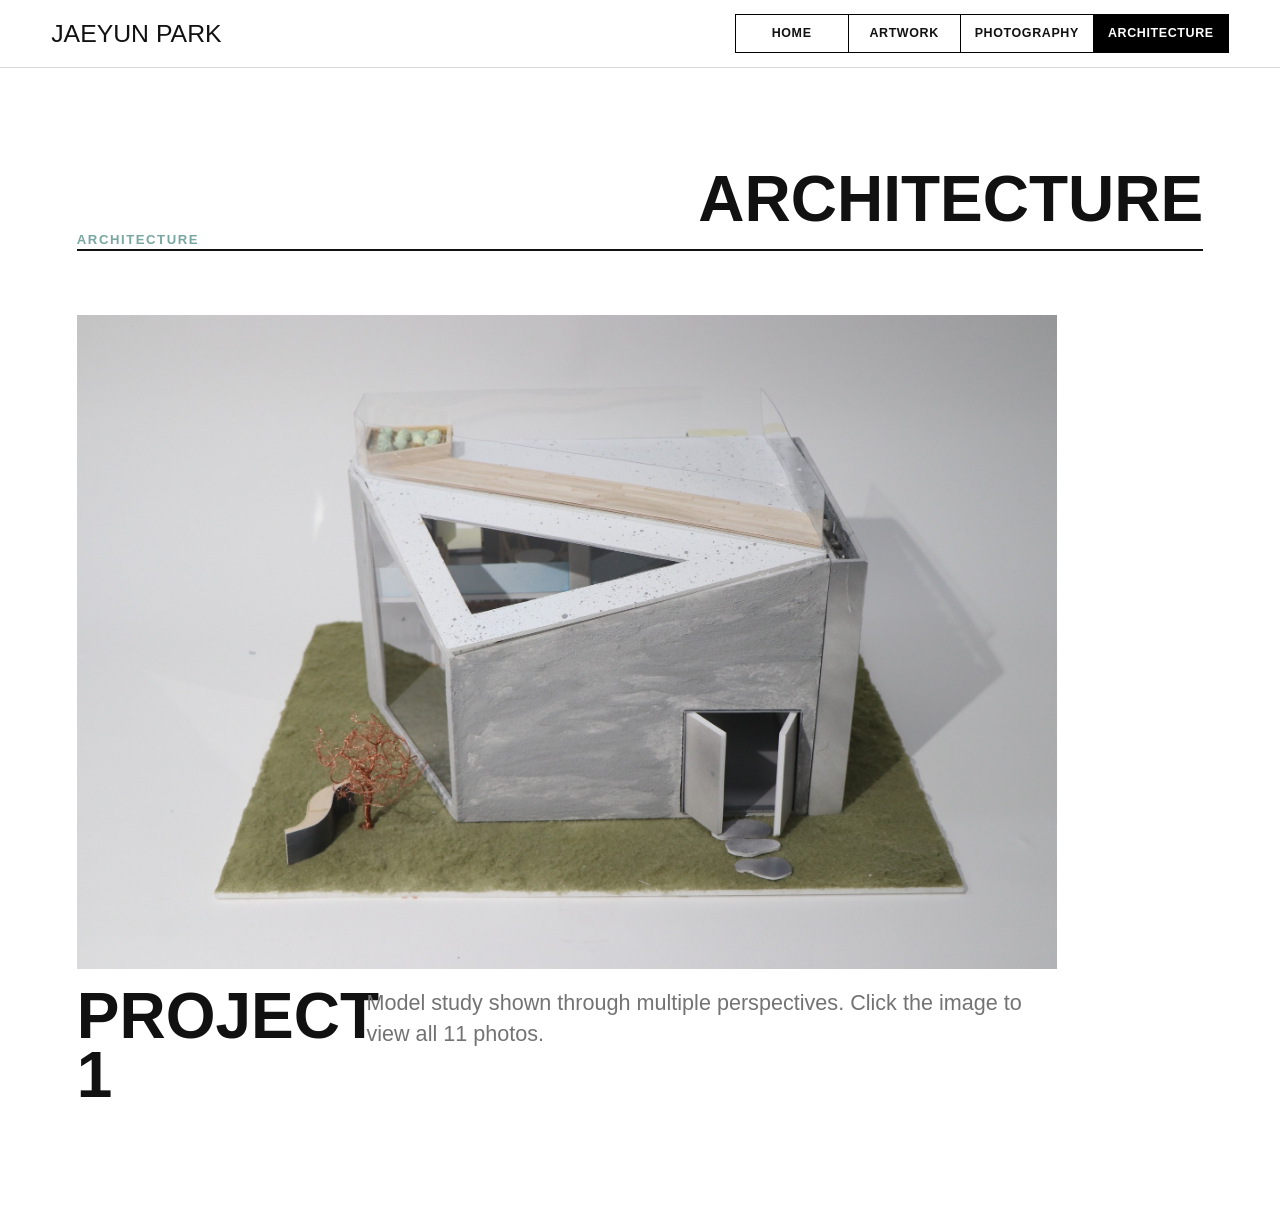
<file: architecture.html>
<!doctype html>
<html lang="en">
  <head>
    <meta charset="utf-8">
    <meta name="viewport" content="width=device-width, initial-scale=1">
    <title>Architecture | Jaeyun Park Portfolio</title>
    <link rel="icon" type="image/png" href="images/favicon.png?v=2">
    <link rel="stylesheet" href="style.css">
  </head>
  <body>
    <header class="site-header">
      <a class="brand" href="index.html" aria-label="Go to home">JAEYUN PARK</a>
      <nav class="tabs" aria-label="Portfolio sections">
        <a href="index.html">Home</a>
        <a href="artwork.html">Artwork</a>
        <a href="photography.html">Photography</a>
        <a class="active" href="architecture.html">Architecture</a>
      </nav>
    </header>

    <main class="page-shell architecture-page">
      <section class="work-section">
        <div class="section-title">
          <p class="kicker">Architecture</p>
          <h1>Architecture</h1>
        </div>

        <article class="architecture-project">
          <a class="project-cover" href="#project-1-gallery" aria-label="Open Project 1 gallery">
            <img src="images/architecture/project-1/main.jpg" alt="Architecture Project 1 main model photo">
          </a>
          <div class="project-info">
            <h2>Project 1</h2>
            <p>Model study shown through multiple perspectives. Click the image to view all 11 photos.</p>
          </div>
        </article>
      </section>
    </main>

    <section id="project-1-gallery" class="lightbox" aria-label="Project 1 gallery">
      <a class="lightbox-close" href="architecture.html" aria-label="Close gallery">Close</a>
      <p class="lightbox-count">Project 1 / 11 photos</p>
      <div class="lightbox-inner">
        <img src="images/architecture/project-1/main.jpg" alt="Architecture Project 1 main model photo">
        <img src="images/architecture/project-1/view-09.jpg" alt="Architecture Project 1 model view">
        <img src="images/architecture/project-1/view-10.jpg" alt="Architecture Project 1 model view">
        <img src="images/architecture/project-1/view-01.jpg" alt="Architecture Project 1 model view">
        <img src="images/architecture/project-1/view-02.jpg" alt="Architecture Project 1 model view">
        <img src="images/architecture/project-1/view-03.jpg" alt="Architecture Project 1 model view">
        <img src="images/architecture/project-1/view-04.jpg" alt="Architecture Project 1 model view">
        <img src="images/architecture/project-1/view-05.jpg" alt="Architecture Project 1 model view">
        <img src="images/architecture/project-1/view-06.jpg" alt="Architecture Project 1 model view">
        <img src="images/architecture/project-1/view-07.jpg" alt="Architecture Project 1 model view">
        <img src="images/architecture/project-1/view-08.jpg" alt="Architecture Project 1 model view">
      </div>
    </section>
  </body>
</html>
</file>
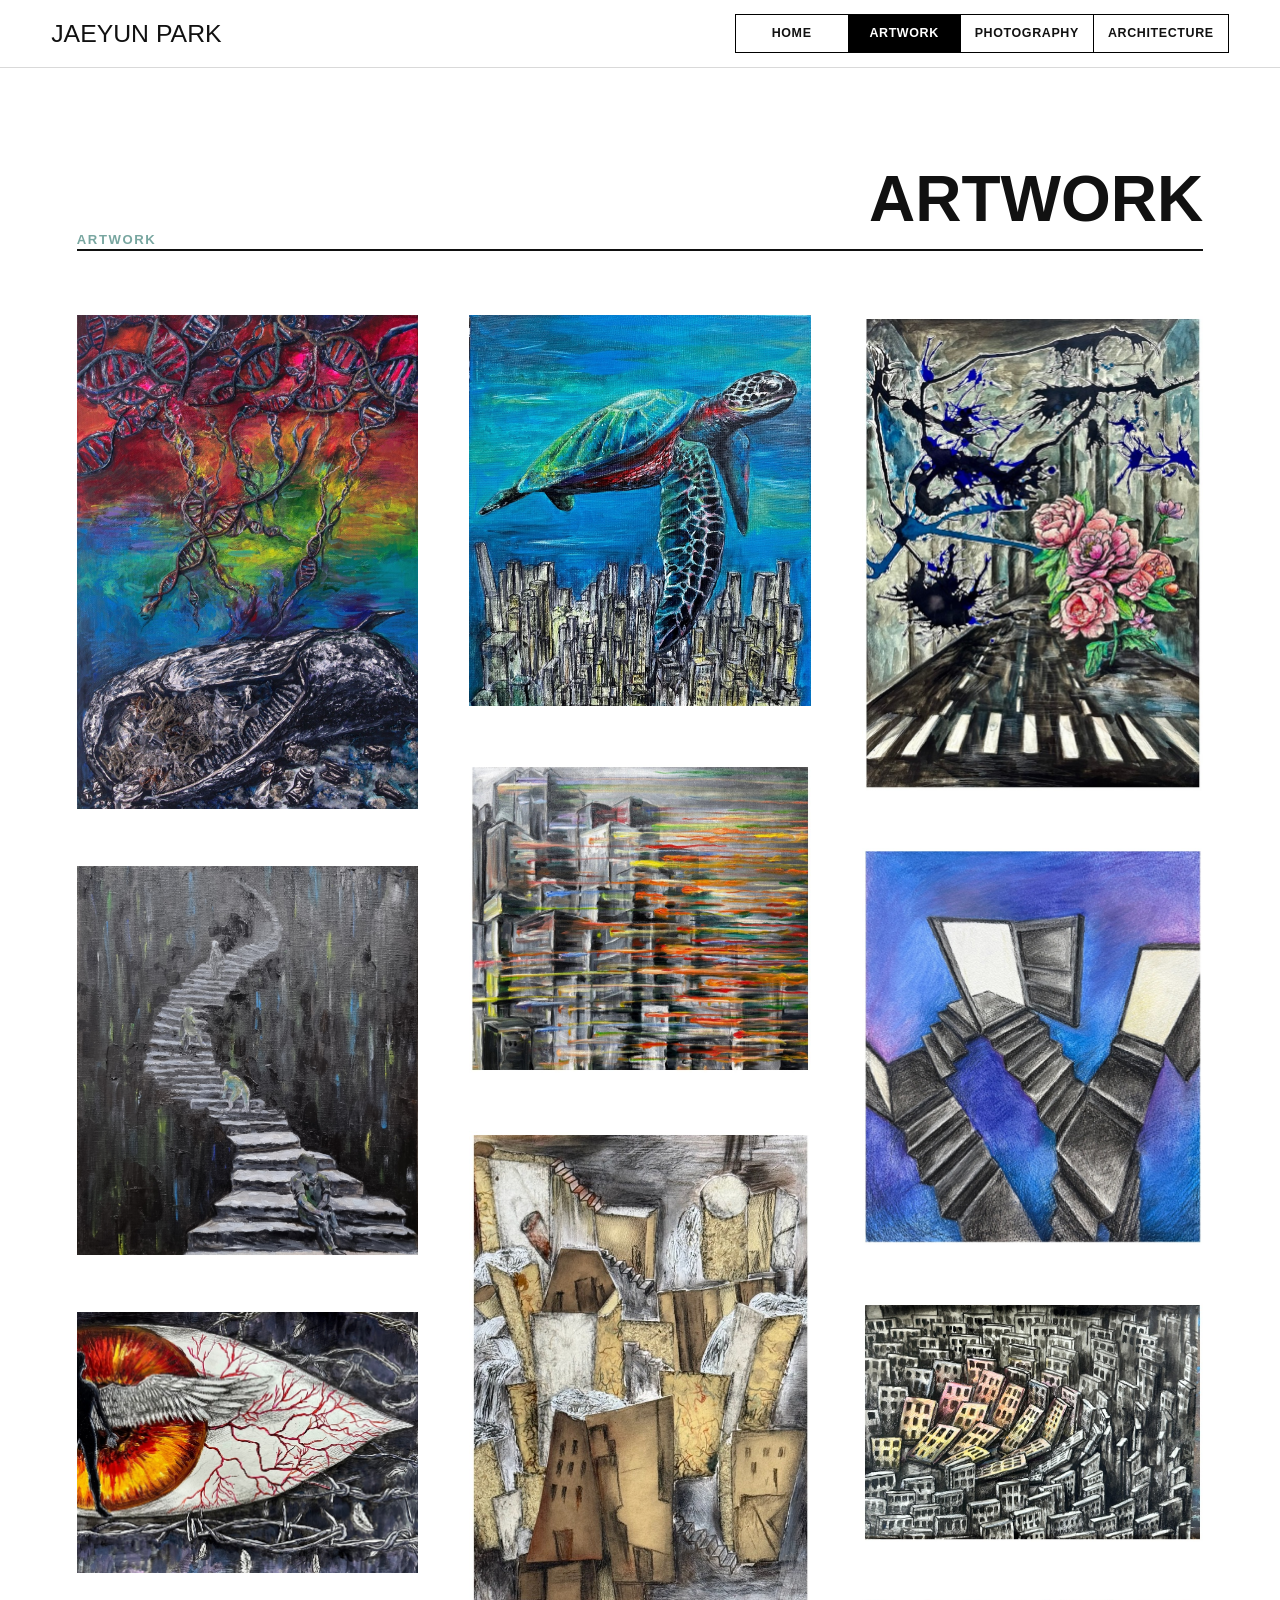
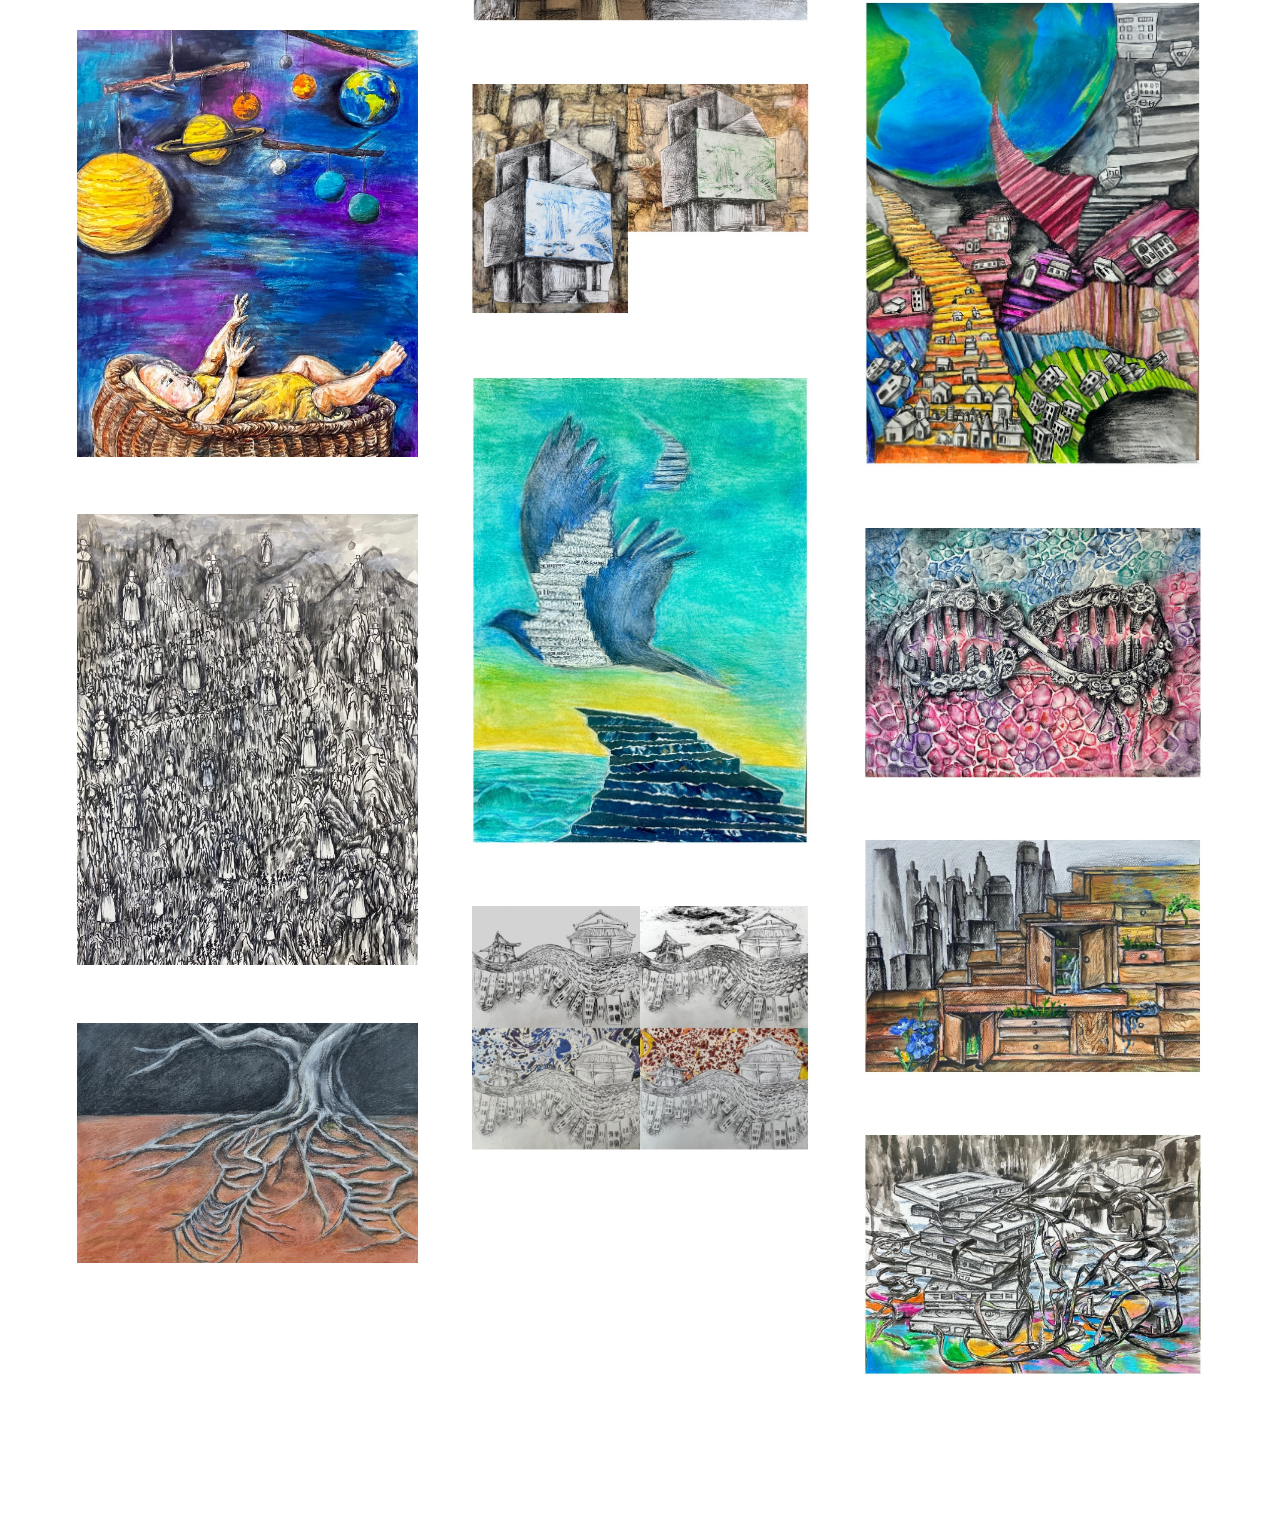
<file: artwork.html>
<!doctype html>
<html lang="en">
  <head>
    <meta charset="utf-8">
    <meta name="viewport" content="width=device-width, initial-scale=1">
    <title>Artwork | Jaeyun Park Portfolio</title>
    <link rel="icon" type="image/png" href="images/favicon.png?v=2">
    <link rel="stylesheet" href="style.css">
  </head>
  <body>
    <header class="site-header">
      <a class="brand" href="index.html" aria-label="Go to home">JAEYUN PARK</a>
      <nav class="tabs" aria-label="Portfolio sections">
        <a href="index.html">Home</a>
        <a class="active" href="artwork.html">Artwork</a>
        <a href="photography.html">Photography</a>
        <a href="architecture.html">Architecture</a>
      </nav>
    </header>

    <main class="page-shell">
      <section class="work-section">
        <div class="section-title">
          <p class="kicker">Artwork</p>
          <h1>Artwork</h1>
        </div>

        <div class="grid portfolio-grid">
          <article class="work-item">
            <img src="images/artworks/additional/dna-in-ecosystem.jpg" alt="DNA in Ecosystem artwork">
          </article>

          <article class="work-item">
            <img src="images/artworks/additional/artwork-01.jpg" alt="Selected artwork 1">
          </article>

          <article class="work-item">
            <img src="images/artworks/additional/artwork-02.jpg" alt="Selected artwork 2">
          </article>

          <article class="work-item">
            <img src="images/artworks/additional/artwork-03.jpg" alt="Selected artwork 3">
          </article>

          <article class="work-item">
            <img src="images/artworks/additional/artwork-04.jpg" alt="Selected artwork 4">
          </article>

          <article class="work-item">
            <img src="images/artworks/additional/artwork-05.jpg" alt="Selected artwork 5">
          </article>

          <article class="work-item">
            <img src="images/artworks/additional/artwork-06.jpg" alt="Selected artwork 6">
          </article>

          <article class="work-item">
            <img src="images/artworks/ap-portfolio/ap-drawing-01.jpg" alt="AP Drawing portfolio artwork 1">
          </article>

          <article class="work-item">
            <img src="images/artworks/ap-portfolio/ap-drawing-02.jpg" alt="AP Drawing portfolio artwork 2">
          </article>

          <article class="work-item">
            <img src="images/artworks/ap-portfolio/ap-drawing-03.jpg" alt="AP Drawing portfolio artwork 3">
          </article>

          <article class="work-item">
            <img src="images/artworks/ap-portfolio/ap-drawing-04.jpg" alt="AP Drawing portfolio artwork 4">
          </article>

          <article class="work-item">
            <img src="images/artworks/ap-portfolio/ap-drawing-05.jpg" alt="AP Drawing portfolio artwork 5">
          </article>

          <article class="work-item">
            <img src="images/artworks/ap-portfolio/ap-drawing-06.jpg" alt="AP Drawing portfolio artwork 6">
          </article>

          <article class="work-item">
            <img src="images/artworks/ap-portfolio/ap-drawing-07.jpg" alt="AP Drawing portfolio artwork 7">
          </article>

          <article class="work-item">
            <img src="images/artworks/ap-portfolio/ap-drawing-08.jpg" alt="AP Drawing portfolio artwork 8">
          </article>

          <article class="work-item">
            <img src="images/artworks/ap-portfolio/ap-drawing-09.jpg" alt="AP Drawing portfolio artwork 9">
          </article>

          <article class="work-item">
            <img src="images/artworks/ap-portfolio/ap-drawing-10.jpg" alt="AP Drawing portfolio artwork 10">
          </article>

          <article class="work-item">
            <img src="images/artworks/ap-portfolio/ap-drawing-11.jpg" alt="AP Drawing portfolio artwork 11">
          </article>

          <article class="work-item">
            <img src="images/artworks/ap-portfolio/ap-drawing-12.jpg" alt="AP Drawing portfolio artwork 12">
          </article>
        </div>
      </section>
    </main>
  </body>
</html>
</file>
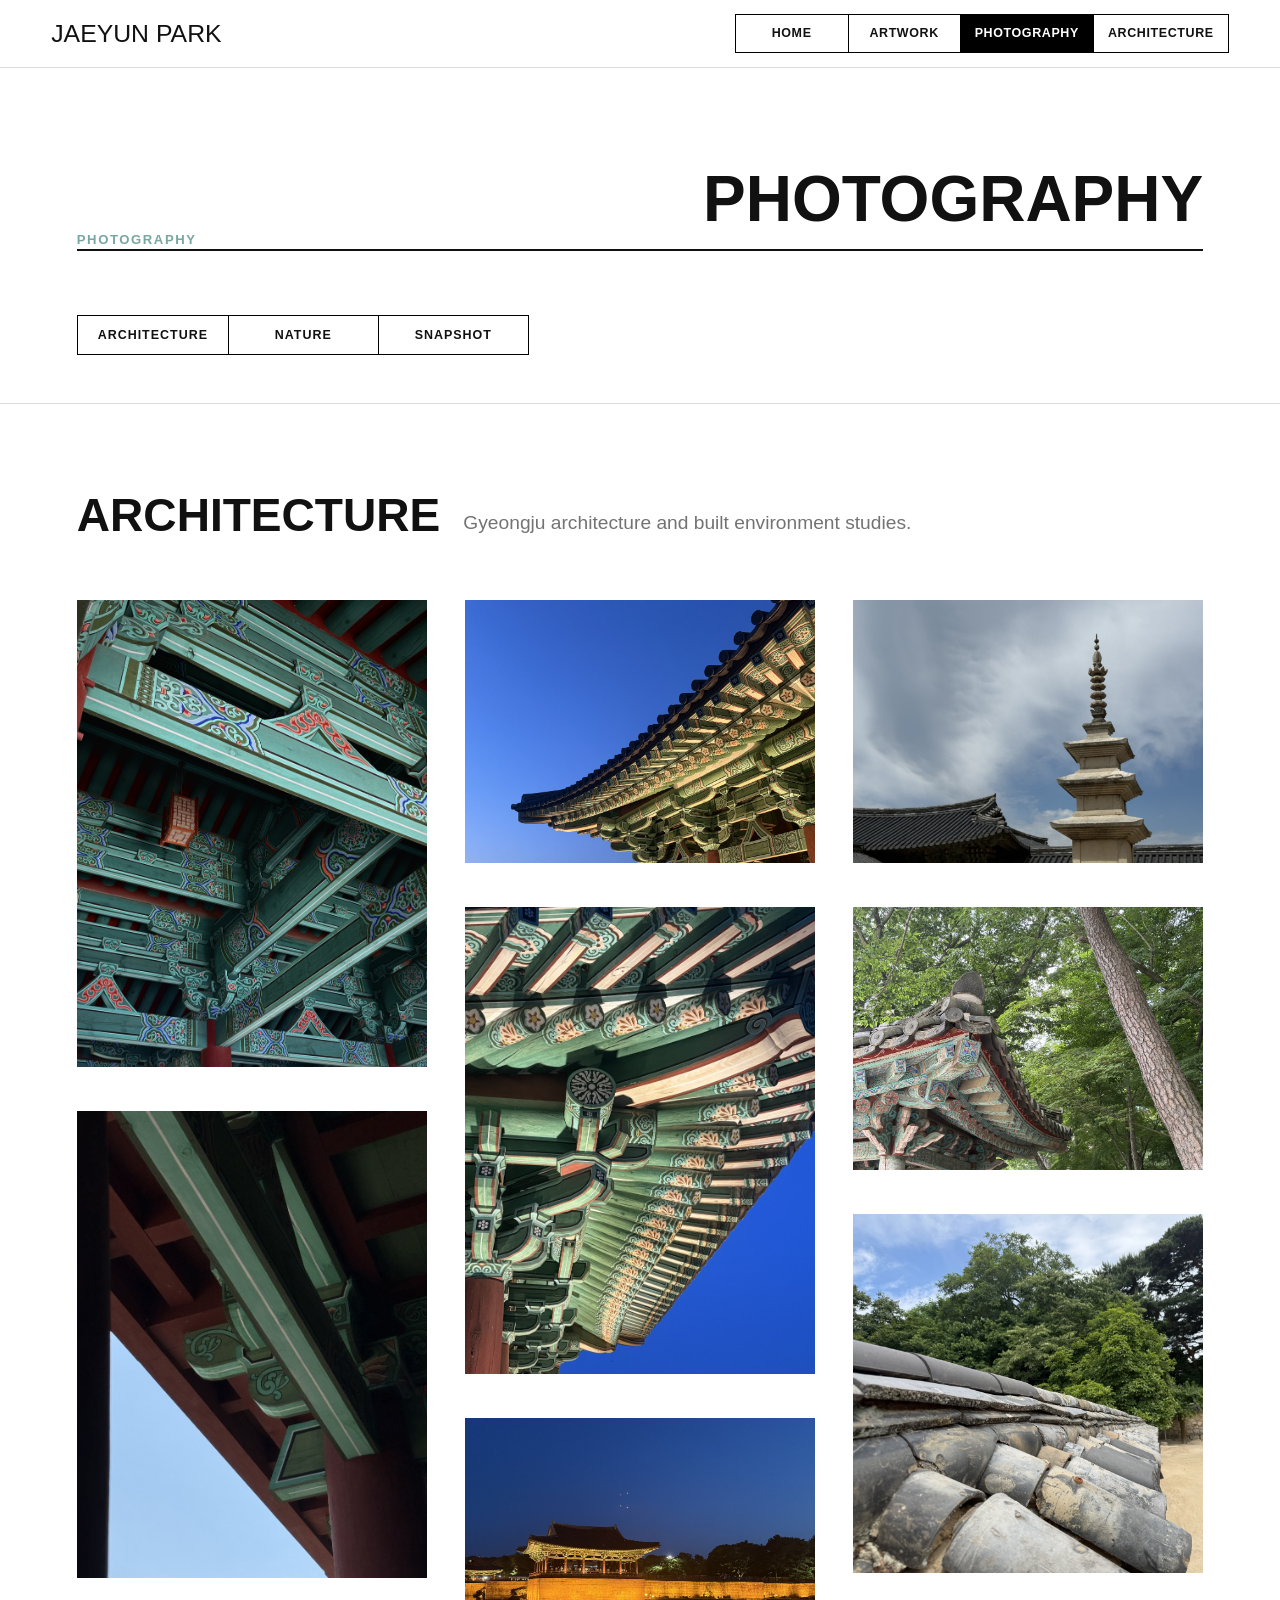
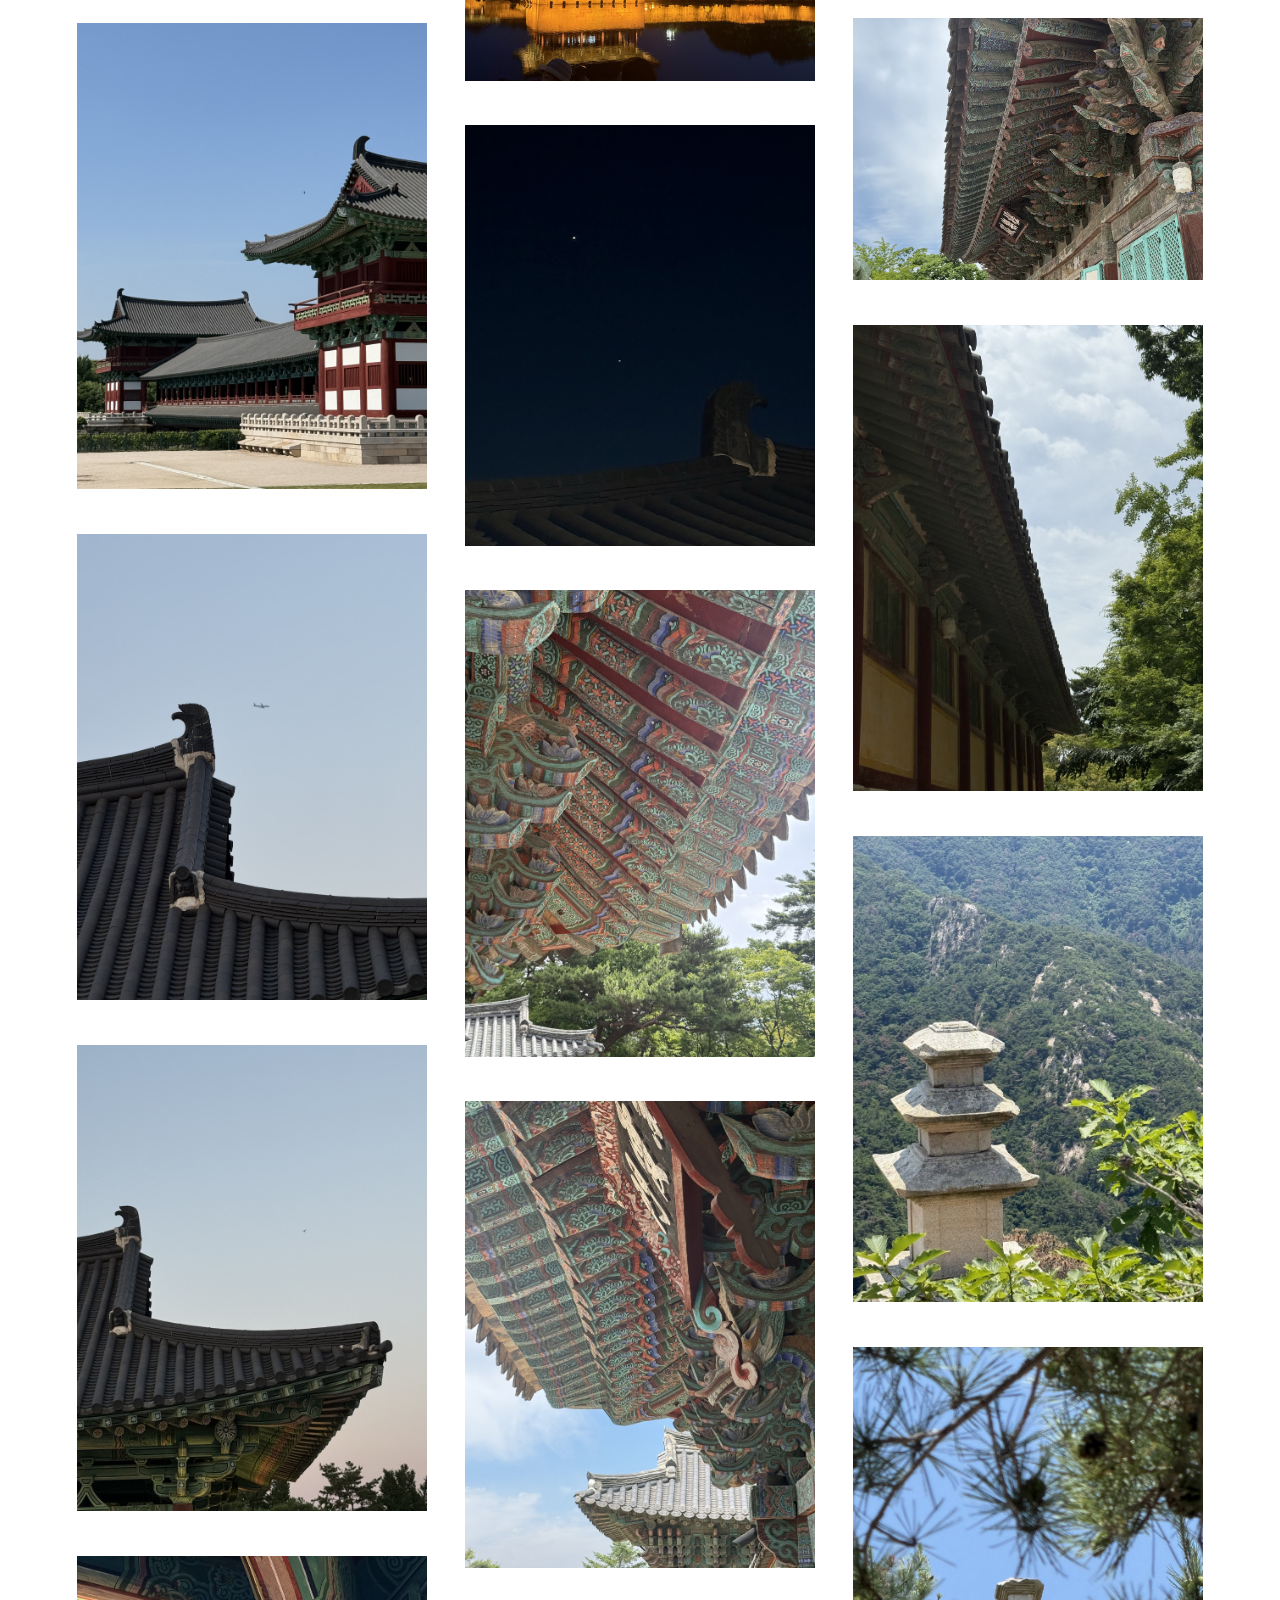
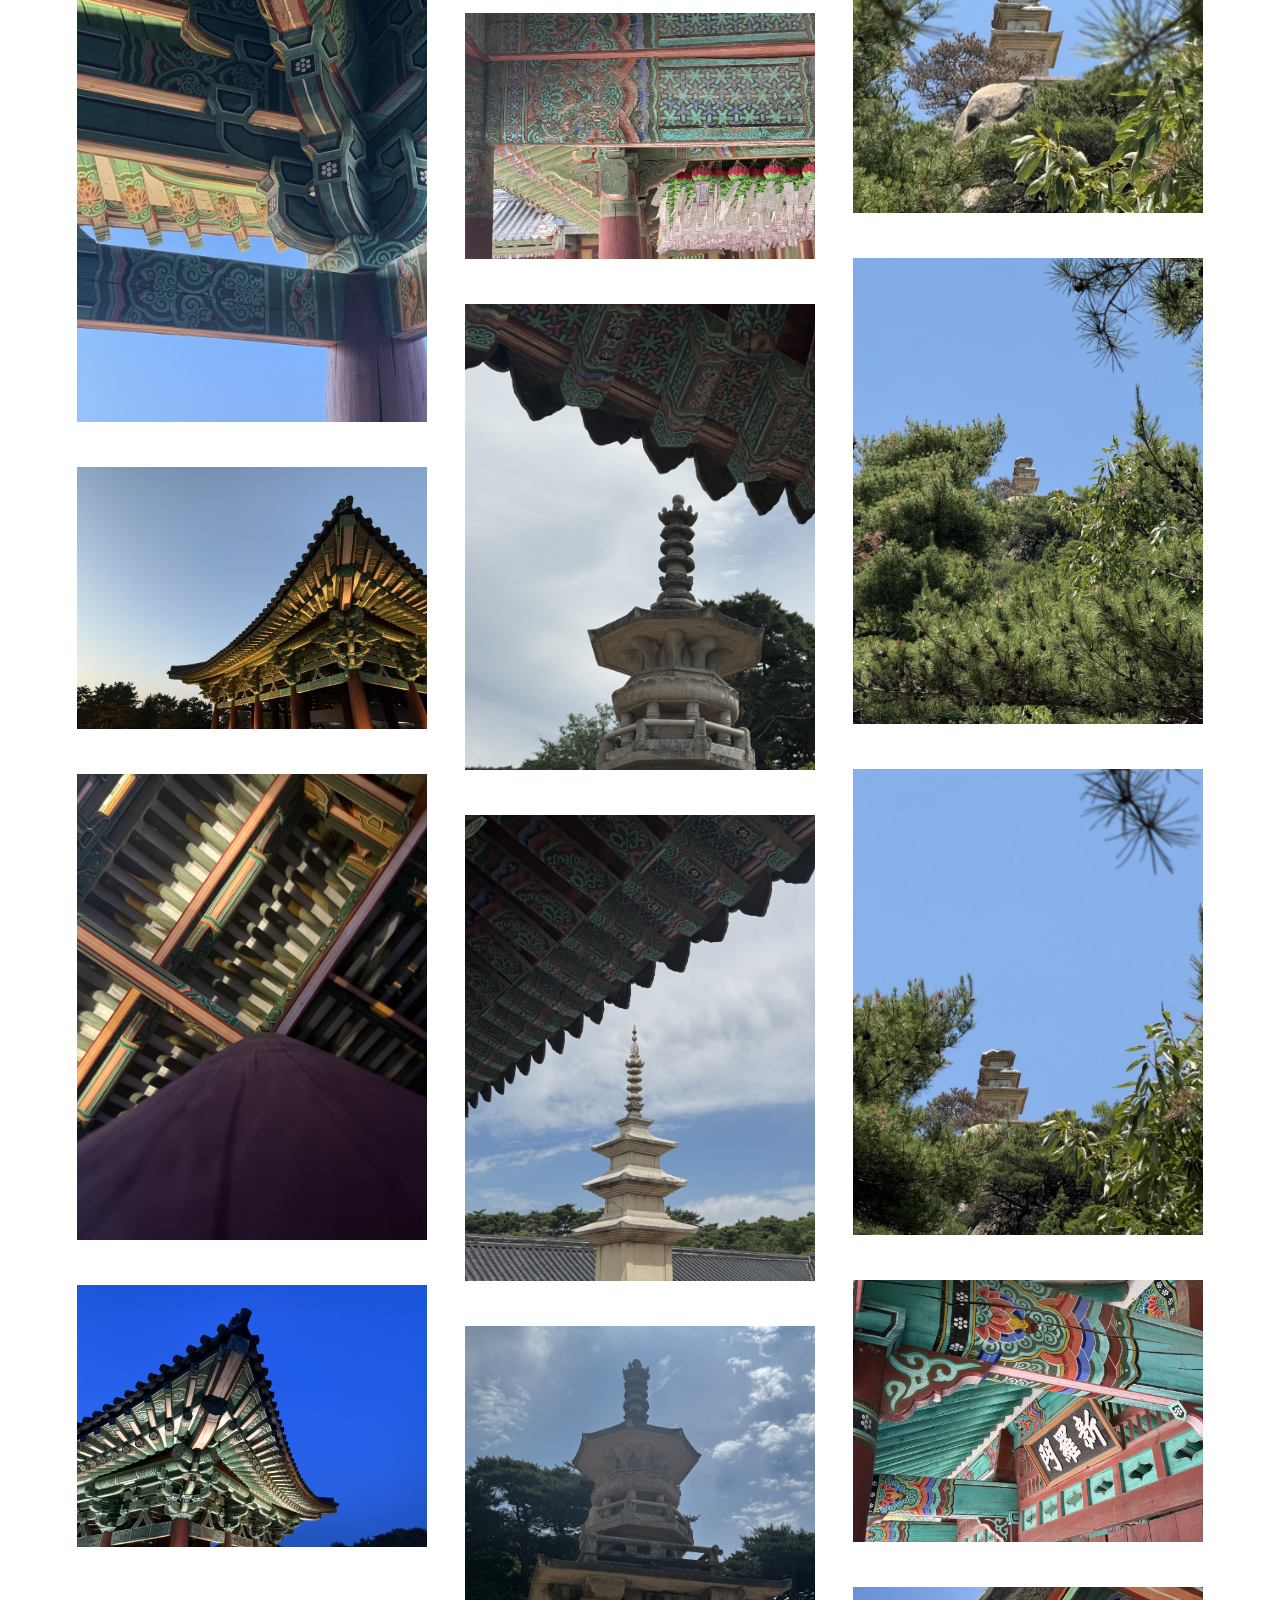
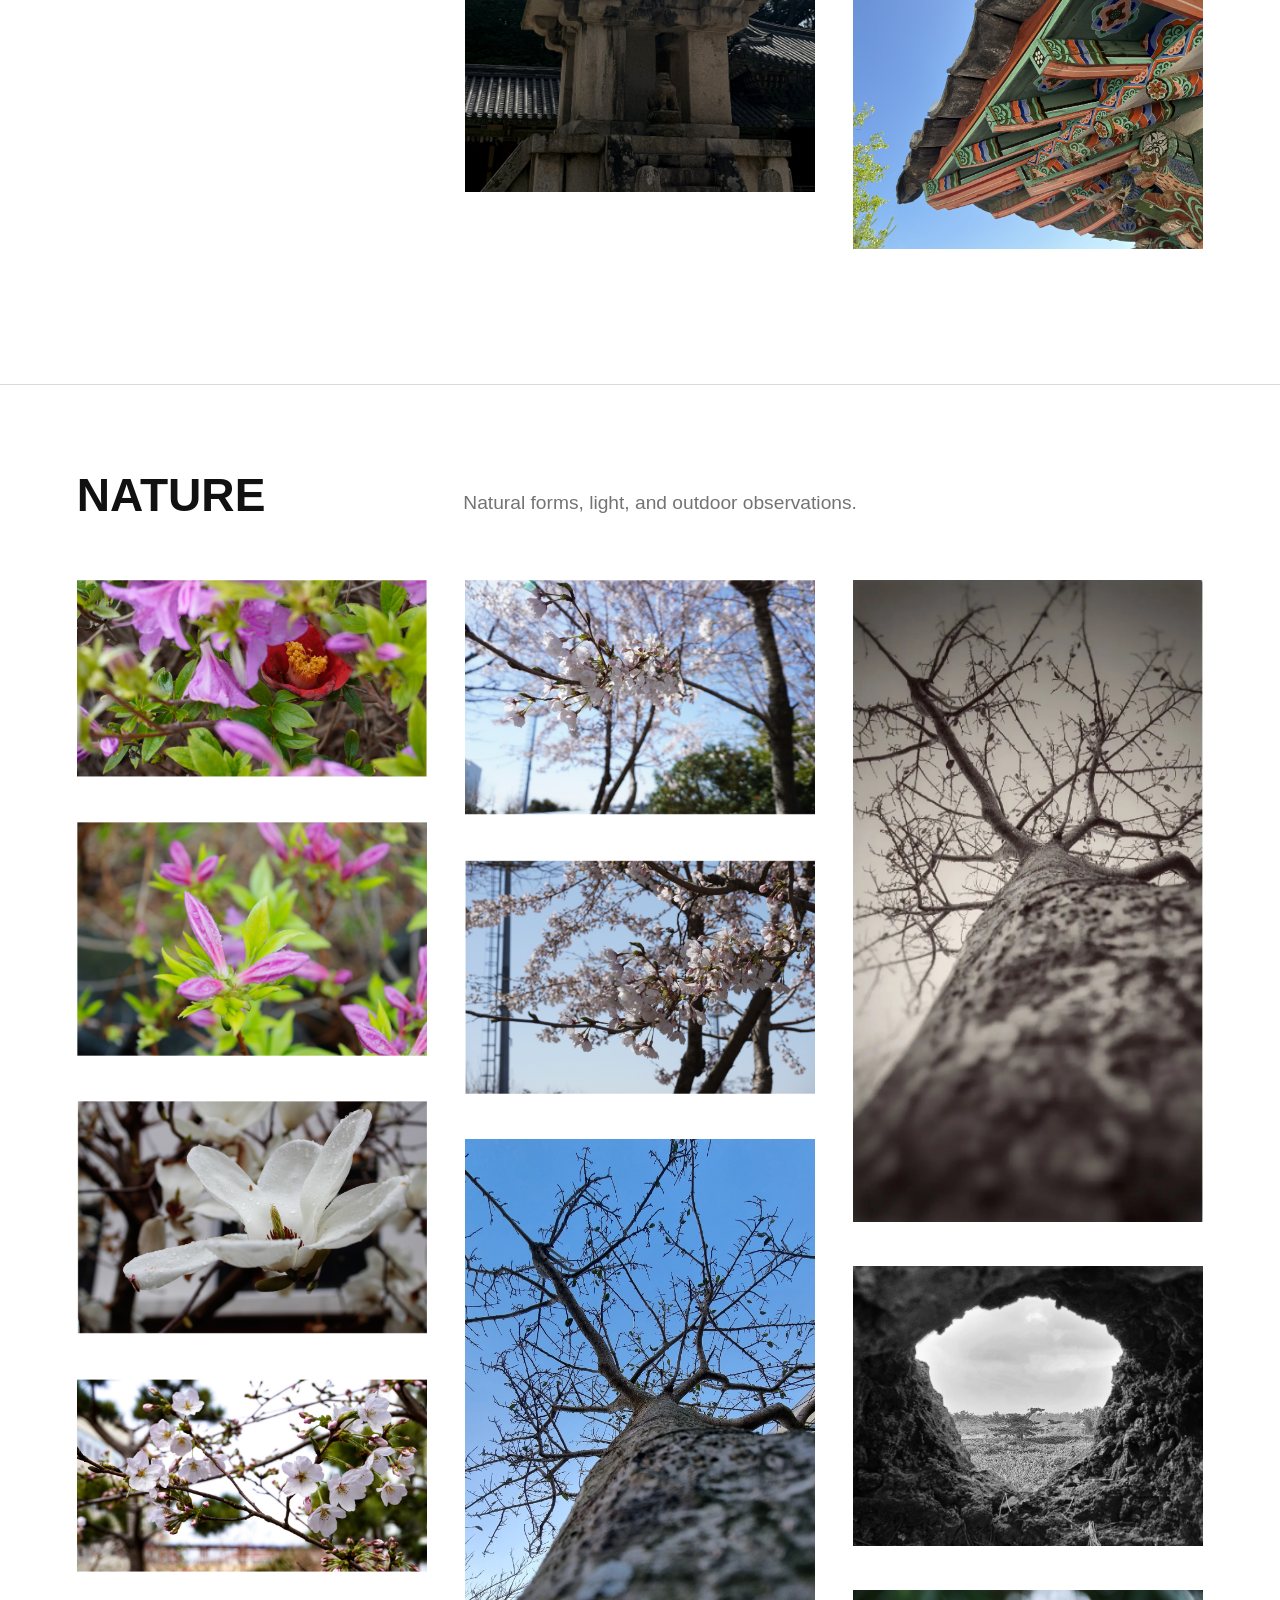
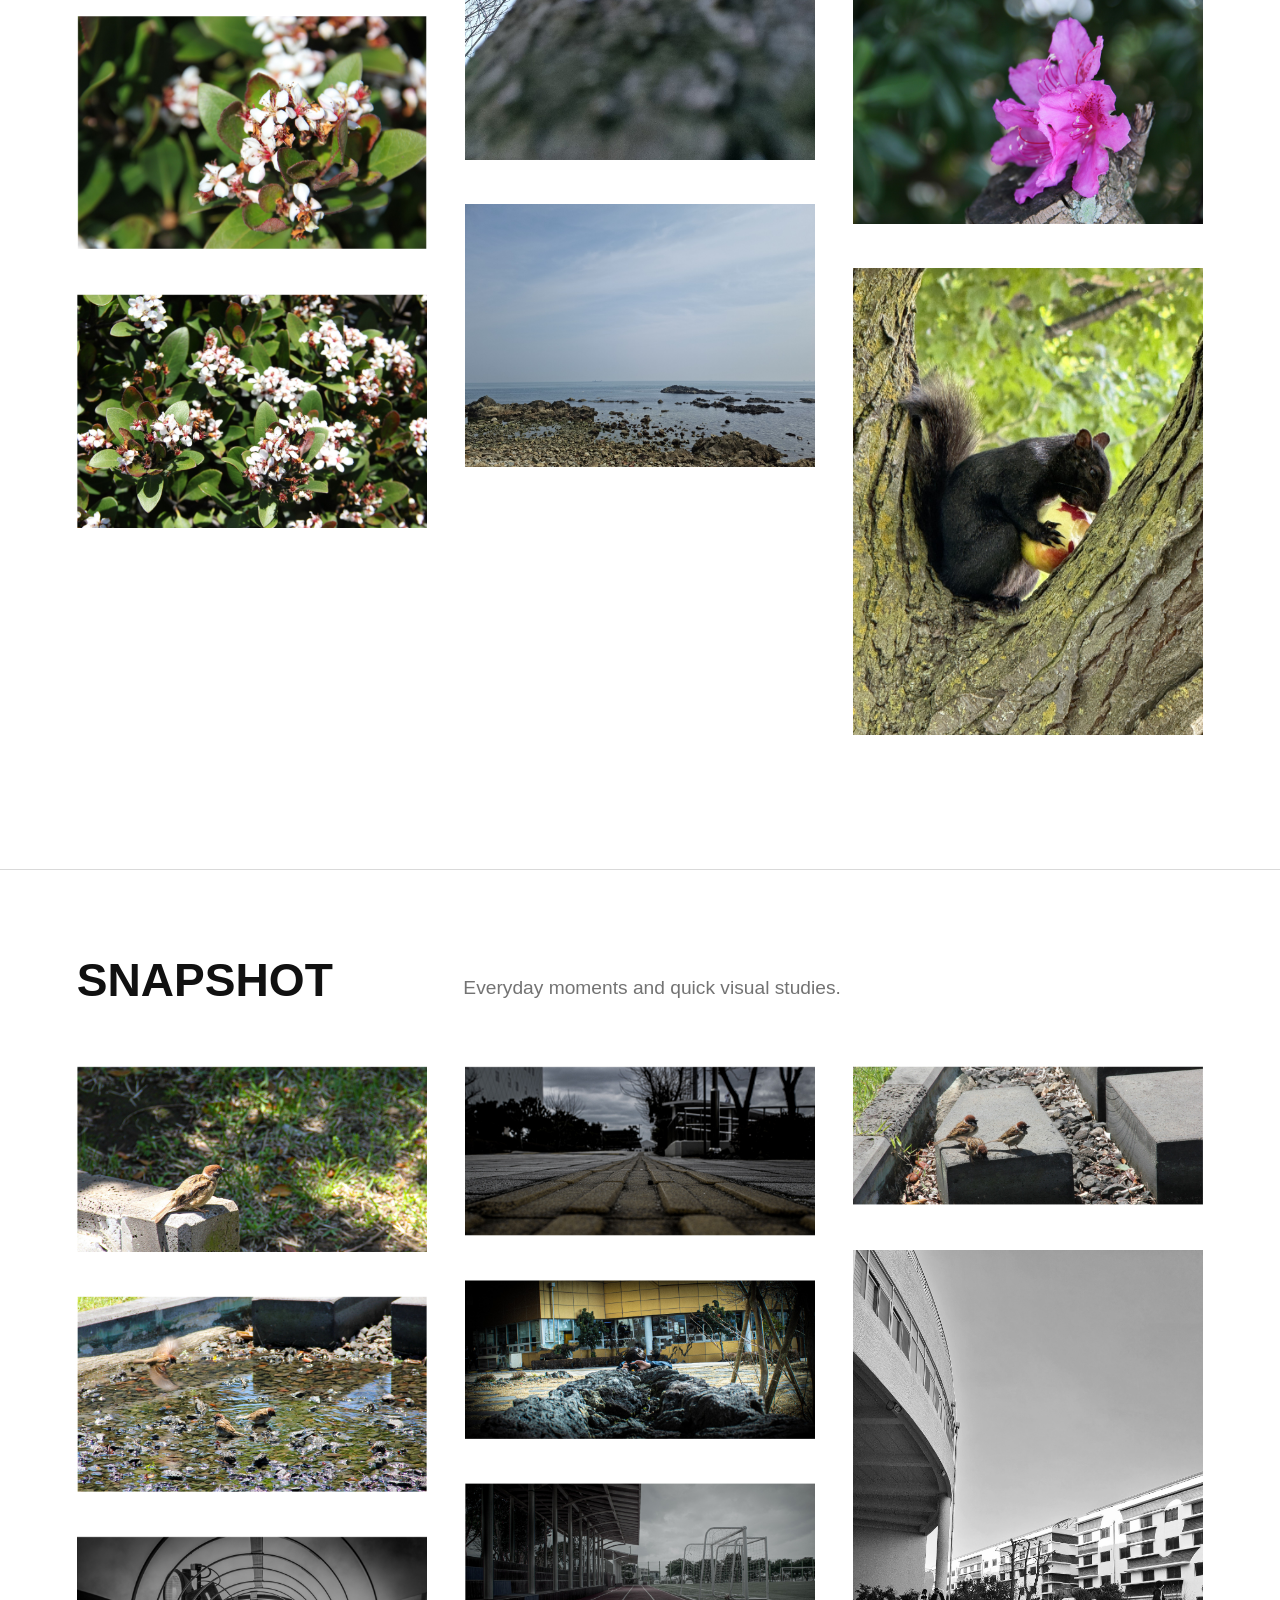
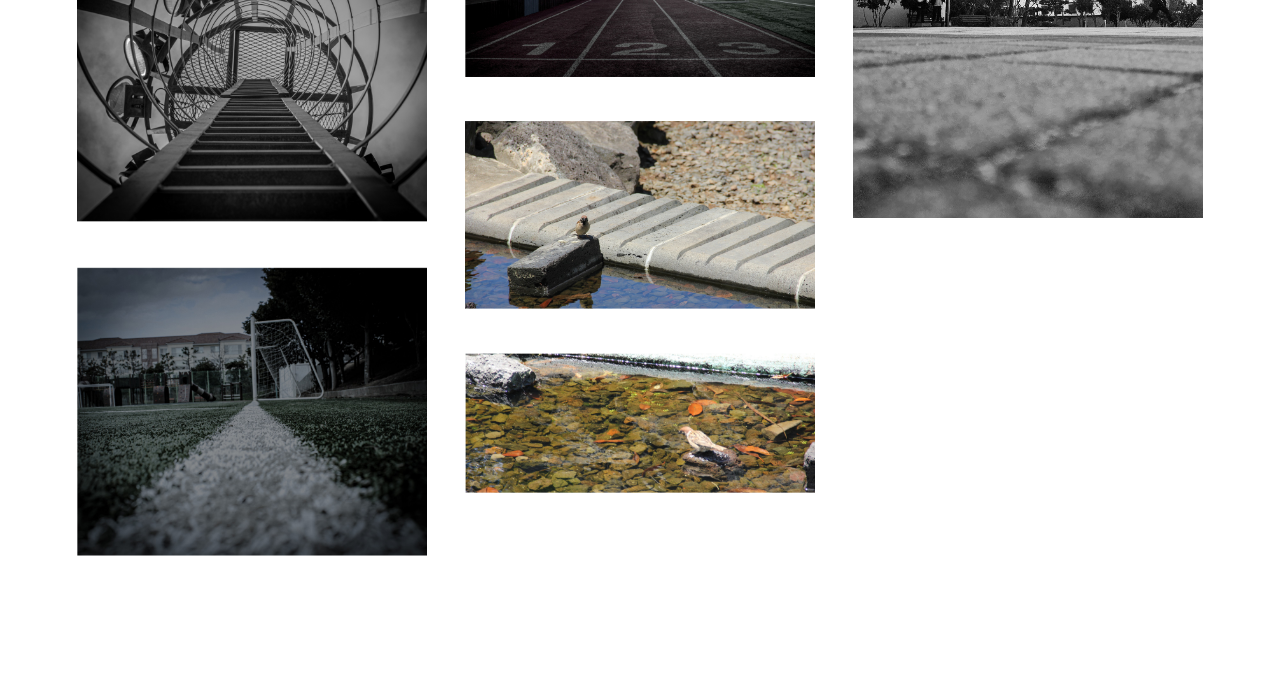
<file: photography.html>
<!doctype html>
<html lang="en">
  <head>
    <meta charset="utf-8">
    <meta name="viewport" content="width=device-width, initial-scale=1">
    <title>Photography | Jaeyun Park Portfolio</title>
    <link rel="icon" type="image/png" href="images/favicon.png?v=2">
    <link rel="stylesheet" href="style.css">
  </head>
  <body>
    <header class="site-header">
      <a class="brand" href="index.html" aria-label="Go to home">JAEYUN PARK</a>
      <nav class="tabs" aria-label="Portfolio sections">
        <a href="index.html">Home</a>
        <a href="artwork.html">Artwork</a>
        <a class="active" href="photography.html">Photography</a>
        <a href="architecture.html">Architecture</a>
      </nav>
    </header>

    <main class="page-shell photography-page">
      <section class="work-section photo-intro">
        <div class="section-title">
          <p class="kicker">Photography</p>
          <h1>Photography</h1>
        </div>
        <nav class="category-nav" aria-label="Photography categories">
          <a href="#architecture">Architecture</a>
          <a href="#nature">Nature</a>
          <a href="#snapshot">Snapshot</a>
        </nav>
      </section>

      <section class="photo-section" id="architecture">
        <div class="photo-heading">
          <h2>Architecture</h2>
          <p>Gyeongju architecture and built environment studies.</p>
        </div>
        <div class="photo-masonry">
          <article class="photo-item">
            <img src="images/photography/architecture/architecture-01.jpg" alt="Architecture photography 1">
          </article>
          <article class="photo-item">
            <img src="images/photography/architecture/architecture-02.jpg" alt="Architecture photography 2">
          </article>
          <article class="photo-item">
            <img src="images/photography/architecture/architecture-03.jpg" alt="Architecture photography 3">
          </article>
          <article class="photo-item">
            <img src="images/photography/architecture/architecture-04.jpg" alt="Architecture photography 4">
          </article>
          <article class="photo-item">
            <img src="images/photography/architecture/architecture-05.jpg" alt="Architecture photography 5">
          </article>
          <article class="photo-item">
            <img src="images/photography/architecture/architecture-06.jpg" alt="Architecture photography 6">
          </article>
          <article class="photo-item">
            <img src="images/photography/architecture/architecture-07.jpg" alt="Architecture photography 7">
          </article>
          <article class="photo-item">
            <img src="images/photography/architecture/architecture-08.jpg" alt="Architecture photography 8">
          </article>
          <article class="photo-item">
            <img src="images/photography/architecture/architecture-09.jpg" alt="Architecture photography 9">
          </article>
          <article class="photo-item">
            <img src="images/photography/architecture/architecture-10.jpg" alt="Architecture photography 10">
          </article>
          <article class="photo-item">
            <img src="images/photography/architecture/architecture-11.jpg" alt="Architecture photography 11">
          </article>
          <article class="photo-item">
            <img src="images/photography/architecture/architecture-12.jpg" alt="Architecture photography 12">
          </article>
          <article class="photo-item">
            <img src="images/photography/architecture/architecture-13.jpg" alt="Architecture photography 13">
          </article>
          <article class="photo-item">
            <img src="images/photography/architecture/architecture-14.jpg" alt="Architecture photography 14">
          </article>
          <article class="photo-item">
            <img src="images/photography/architecture/architecture-15.jpg" alt="Architecture photography 15">
          </article>
          <article class="photo-item">
            <img src="images/photography/architecture/architecture-16.jpg" alt="Architecture photography 16">
          </article>
          <article class="photo-item">
            <img src="images/photography/architecture/architecture-17.jpg" alt="Architecture photography 17">
          </article>
          <article class="photo-item">
            <img src="images/photography/architecture/architecture-18.jpg" alt="Architecture photography 18">
          </article>
          <article class="photo-item">
            <img src="images/photography/architecture/architecture-19.jpg" alt="Architecture photography 19">
          </article>
          <article class="photo-item">
            <img src="images/photography/architecture/architecture-20.jpg" alt="Architecture photography 20">
          </article>
          <article class="photo-item">
            <img src="images/photography/architecture/architecture-21.jpg" alt="Architecture photography 21">
          </article>
          <article class="photo-item">
            <img src="images/photography/architecture/architecture-22.jpg" alt="Architecture photography 22">
          </article>
          <article class="photo-item">
            <img src="images/photography/architecture/architecture-23.jpg" alt="Architecture photography 23">
          </article>
          <article class="photo-item">
            <img src="images/photography/architecture/architecture-24.jpg" alt="Architecture photography 24">
          </article>
          <article class="photo-item">
            <img src="images/photography/architecture/architecture-25.jpg" alt="Architecture photography 25">
          </article>
          <article class="photo-item">
            <img src="images/photography/architecture/architecture-26.jpg" alt="Architecture photography 26">
          </article>
          <article class="photo-item">
            <img src="images/photography/architecture/architecture-27.jpg" alt="Architecture photography 27">
          </article>
          <article class="photo-item">
            <img src="images/photography/architecture/architecture-28.jpg" alt="Architecture photography 28">
          </article>
          <article class="photo-item">
            <img src="images/photography/architecture/architecture-29.jpg" alt="Architecture photography 29">
          </article>
          <article class="photo-item">
            <img src="images/photography/architecture/architecture-30.jpg" alt="Architecture photography 30">
          </article>
        </div>
      </section>

      <section class="photo-section" id="nature">
        <div class="photo-heading">
          <h2>Nature</h2>
          <p>Natural forms, light, and outdoor observations.</p>
        </div>
        <div class="photo-masonry">
          <article class="photo-item">
            <img src="images/photography/nature/nature-01.jpg" alt="Nature photography 1">
          </article>
          <article class="photo-item">
            <img src="images/photography/nature/nature-02.jpg" alt="Nature photography 2">
          </article>
          <article class="photo-item">
            <img src="images/photography/nature/nature-03.jpg" alt="Nature photography 3">
          </article>
          <article class="photo-item">
            <img src="images/photography/nature/nature-04.jpg" alt="Nature photography 4">
          </article>
          <article class="photo-item">
            <img src="images/photography/nature/nature-05.jpg" alt="Nature photography 5">
          </article>
          <article class="photo-item">
            <img src="images/photography/nature/nature-06.jpg" alt="Nature photography 6">
          </article>
          <article class="photo-item">
            <img src="images/photography/nature/nature-07.jpg" alt="Nature photography 7">
          </article>
          <article class="photo-item">
            <img src="images/photography/nature/nature-08.jpg" alt="Nature photography 8">
          </article>
          <article class="photo-item">
            <img src="images/photography/nature/nature-09.jpg" alt="Nature photography 9">
          </article>
          <article class="photo-item">
            <img src="images/photography/nature/nature-10.jpg" alt="Nature photography 10">
          </article>
          <article class="photo-item">
            <img src="images/photography/nature/nature-11.jpg" alt="Nature photography 11">
          </article>
          <article class="photo-item">
            <img src="images/photography/nature/nature-12.jpg" alt="Nature photography 12">
          </article>
          <article class="photo-item">
            <img src="images/photography/nature/nature-13.jpg" alt="Nature photography 13">
          </article>
          <article class="photo-item">
            <img src="images/photography/nature/nature-14.jpg" alt="Nature photography 14">
          </article>
        </div>
      </section>

      <section class="photo-section" id="snapshot">
        <div class="photo-heading">
          <h2>Snapshot</h2>
          <p>Everyday moments and quick visual studies.</p>
        </div>
        <div class="photo-masonry">
          <article class="photo-item">
            <img src="images/photography/snapshot/snapshot-01.jpg" alt="Snapshot photography 1">
          </article>
          <article class="photo-item">
            <img src="images/photography/snapshot/snapshot-02.jpg" alt="Snapshot photography 2">
          </article>
          <article class="photo-item">
            <img src="images/photography/snapshot/snapshot-03.jpg" alt="Snapshot photography 3">
          </article>
          <article class="photo-item">
            <img src="images/photography/snapshot/snapshot-04.jpg" alt="Snapshot photography 4">
          </article>
          <article class="photo-item">
            <img src="images/photography/snapshot/snapshot-05.jpg" alt="Snapshot photography 5">
          </article>
          <article class="photo-item">
            <img src="images/photography/snapshot/snapshot-06.jpg" alt="Snapshot photography 6">
          </article>
          <article class="photo-item">
            <img src="images/photography/snapshot/snapshot-07.jpg" alt="Snapshot photography 7">
          </article>
          <article class="photo-item">
            <img src="images/photography/snapshot/snapshot-08.jpg" alt="Snapshot photography 8">
          </article>
          <article class="photo-item">
            <img src="images/photography/snapshot/snapshot-09.jpg" alt="Snapshot photography 9">
          </article>
          <article class="photo-item">
            <img src="images/photography/snapshot/snapshot-10.jpg" alt="Snapshot photography 10">
          </article>
          <article class="photo-item">
            <img src="images/photography/snapshot/snapshot-11.jpg" alt="Snapshot photography 11">
          </article>
        </div>
      </section>
    </main>
  </body>
</html>
</file>
<file: style.css>
:root {
  --black: #000000;
  --white: #ffffff;
  --ink: #111111;
  --muted: #737373;
  --line: #d9d9d9;
  --point: #78a6a0;
}

* {
  box-sizing: border-box;
}

html {
  scroll-behavior: smooth;
}

body {
  margin: 0;
  background: var(--white);
  color: var(--ink);
  font-family: "Helvetica Neue", Helvetica, Arial, sans-serif;
  line-height: 1.45;
}

img {
  display: block;
  max-width: 100%;
}

a {
  color: inherit;
}

.site-header {
  position: sticky;
  top: 0;
  z-index: 20;
  display: flex;
  align-items: center;
  justify-content: space-between;
  gap: 24px;
  min-height: 68px;
  padding: 14px clamp(18px, 4vw, 56px);
  background: rgba(255, 255, 255, 0.94);
  border-bottom: 1px solid var(--line);
}

.brand {
  font-family: Impact, "Arial Black", "Helvetica Neue", Helvetica, Arial, sans-serif;
  font-size: clamp(1.1rem, 2vw, 1.55rem);
  letter-spacing: 0;
  text-decoration: none;
}

.tabs {
  display: flex;
  align-items: center;
  gap: 0;
  border: 1px solid var(--black);
}

.tabs a {
  min-width: 112px;
  padding: 9px 14px;
  border-left: 1px solid var(--black);
  font-size: 0.78rem;
  font-weight: 800;
  letter-spacing: 0.05em;
  text-align: center;
  text-decoration: none;
  text-transform: uppercase;
}

.tabs a:first-child {
  border-left: 0;
}

.tabs a:hover,
.tabs a.active {
  background: var(--black);
  color: var(--white);
}

.home-panel {
  background: var(--white);
}

.cover-wrap {
  position: relative;
  background: var(--black);
}

.cover-wrap img {
  width: 100%;
  height: auto;
  object-fit: contain;
}

.cover-button {
  position: absolute;
  right: clamp(26px, 6vw, 118px);
  bottom: clamp(30px, 7vw, 112px);
  display: inline-flex;
  align-items: center;
  justify-content: center;
  min-width: 174px;
  min-height: 48px;
  padding: 0 22px;
  background: var(--white);
  border: 2px solid var(--white);
  color: var(--black);
  font-size: 0.82rem;
  font-weight: 900;
  letter-spacing: 0.08em;
  text-decoration: none;
  text-transform: uppercase;
}

.cover-button:hover {
  background: var(--point);
  border-color: var(--point);
}

.about-panel,
.work-section {
  padding: clamp(56px, 8vw, 112px) clamp(20px, 6vw, 84px);
}

.page-shell {
  min-height: calc(100vh - 68px);
}

.about-panel {
  display: grid;
  grid-template-columns: minmax(180px, 0.45fr) minmax(0, 1fr);
  gap: clamp(28px, 6vw, 92px);
  border-bottom: 1px solid var(--line);
}

.kicker {
  margin: 0;
  color: var(--point);
  font-size: 0.82rem;
  font-weight: 900;
  letter-spacing: 0.12em;
  text-transform: uppercase;
}

.about-kicker {
  color: var(--black);
  font-size: clamp(2rem, 5vw, 4.8rem);
  font-family: Impact, "Arial Black", "Helvetica Neue", Helvetica, Arial, sans-serif;
  font-weight: 900;
  letter-spacing: 0;
  line-height: 0.95;
}

h1,
h2,
h3,
p {
  margin-top: 0;
}

h1,
h2 {
  margin-bottom: 20px;
  font-family: Impact, "Arial Black", "Helvetica Neue", Helvetica, Arial, sans-serif;
  font-weight: 900;
  letter-spacing: 0;
  line-height: 0.92;
  text-transform: uppercase;
}

h1 {
  font-size: clamp(2rem, 5vw, 4.8rem);
}

h2 {
  font-size: clamp(2rem, 5vw, 4.8rem);
}

h3 {
  margin-bottom: 4px;
  font-size: 1rem;
  font-weight: 900;
  letter-spacing: 0.04em;
  text-transform: uppercase;
}

.about-text,
.placeholder-text {
  max-width: 820px;
  color: var(--muted);
  font-size: clamp(1.05rem, 2vw, 1.35rem);
}

.about-text {
  max-width: 980px;
  color: var(--ink);
  font-size: clamp(1.6rem, 3.4vw, 3.2rem);
  font-weight: 800;
  line-height: 1.12;
}

.section-title {
  display: flex;
  align-items: flex-end;
  justify-content: space-between;
  gap: 24px;
  margin-bottom: clamp(28px, 5vw, 64px);
  border-bottom: 2px solid currentColor;
}

.grid {
  display: grid;
  grid-template-columns: repeat(3, minmax(0, 1fr));
  gap: clamp(28px, 4vw, 56px);
}

.portfolio-grid {
  display: block;
  column-count: 3;
  column-gap: clamp(28px, 4vw, 56px);
}

.work-item {
  margin: 0;
  background: var(--white);
}

.portfolio-grid .work-item {
  display: inline-block;
  width: 100%;
  margin-bottom: clamp(28px, 4vw, 56px);
  break-inside: avoid;
}

.work-item img {
  width: 100%;
  aspect-ratio: 4 / 3;
  background: var(--white);
  object-fit: contain;
}

.portfolio-grid .work-item img {
  aspect-ratio: auto;
}

.work-caption {
  padding-top: 12px;
}

.work-caption p {
  margin-bottom: 0;
  color: var(--muted);
}

.light-section {
  background: #f7f7f7;
  min-height: calc(100vh - 68px);
}

.dark-section {
  background: var(--black);
  color: var(--white);
  min-height: calc(100vh - 68px);
}

.dark-section .placeholder-text {
  color: #c9c9c9;
}

.photography-page {
  background: var(--white);
}

.photo-intro {
  padding-bottom: clamp(24px, 4vw, 48px);
}

.category-nav {
  display: flex;
  flex-wrap: wrap;
  gap: 0;
  border: 1px solid var(--black);
  width: fit-content;
}

.category-nav a {
  min-width: 150px;
  padding: 10px 16px;
  border-left: 1px solid var(--black);
  font-size: 0.78rem;
  font-weight: 900;
  letter-spacing: 0.08em;
  text-align: center;
  text-decoration: none;
  text-transform: uppercase;
}

.category-nav a:first-child {
  border-left: 0;
}

.category-nav a:hover {
  background: var(--black);
  color: var(--white);
}

.photo-section {
  padding: clamp(44px, 7vw, 92px) clamp(20px, 6vw, 84px);
  border-top: 1px solid var(--line);
}

.photo-heading {
  display: grid;
  grid-template-columns: minmax(180px, 0.32fr) minmax(0, 0.68fr);
  align-items: end;
  gap: clamp(16px, 3vw, 40px);
  margin-bottom: clamp(28px, 5vw, 64px);
}

.photo-heading h2 {
  margin-bottom: 0;
  font-size: clamp(1.6rem, 3.6vw, 3.4rem);
}

.photo-heading p:last-child {
  max-width: 560px;
  margin-bottom: 0;
  color: var(--muted);
  font-size: clamp(1rem, 1.6vw, 1.2rem);
}

.photo-masonry {
  column-count: 3;
  column-gap: clamp(20px, 3vw, 42px);
}

.photo-item {
  display: inline-block;
  width: 100%;
  margin: 0 0 clamp(20px, 3vw, 42px);
  break-inside: avoid;
}

.photo-item img {
  width: 100%;
  background: var(--white);
}

.architecture-page {
  background: var(--white);
}

.architecture-project {
  max-width: 980px;
}

.project-cover {
  display: block;
  color: inherit;
  text-decoration: none;
}

.project-cover img {
  width: 100%;
  background: var(--white);
}

.project-cover:hover img {
  filter: contrast(1.08);
}

.project-info {
  display: grid;
  grid-template-columns: minmax(160px, 0.35fr) minmax(0, 1fr);
  gap: clamp(18px, 4vw, 48px);
  padding-top: 18px;
}

.project-info h2 {
  margin-bottom: 0;
}

.project-info p {
  margin-bottom: 0;
  color: var(--muted);
  font-size: clamp(1.05rem, 2vw, 1.35rem);
}

.lightbox {
  position: fixed;
  inset: 0;
  z-index: 50;
  display: none;
  overflow: auto;
  padding: clamp(64px, 8vw, 96px) clamp(18px, 5vw, 72px);
  background: rgba(0, 0, 0, 0.96);
}

.lightbox:target {
  display: block;
}

.lightbox-close {
  position: fixed;
  top: 18px;
  right: 18px;
  z-index: 60;
  padding: 10px 14px;
  background: var(--white);
  color: var(--black);
  font-size: 0.78rem;
  font-weight: 900;
  letter-spacing: 0.08em;
  text-decoration: none;
  text-transform: uppercase;
}

.lightbox-inner {
  display: block;
  column-count: 2;
  column-gap: clamp(18px, 3vw, 36px);
  max-width: 1400px;
  margin: 0 auto;
}

.lightbox-inner img {
  width: 100%;
  margin-bottom: clamp(18px, 3vw, 36px);
  background: var(--black);
  break-inside: avoid;
  object-fit: contain;
}

.lightbox-count {
  max-width: 1400px;
  margin: 0 auto 18px;
  color: var(--white);
  font-size: 0.9rem;
  font-weight: 900;
  letter-spacing: 0.08em;
  text-transform: uppercase;
}

@media (max-width: 900px) {
  .site-header {
    align-items: stretch;
    flex-direction: column;
  }

  .tabs {
    display: grid;
    grid-template-columns: repeat(2, minmax(0, 1fr));
  }

  .tabs a {
    min-width: 0;
  }

  .tabs a:nth-child(3) {
    border-left: 0;
    border-top: 1px solid var(--black);
  }

  .tabs a:nth-child(4) {
    border-top: 1px solid var(--black);
  }

  .cover-button {
    right: 18px;
    bottom: 18px;
    min-width: 146px;
    min-height: 42px;
    font-size: 0.72rem;
  }

  .about-panel {
    grid-template-columns: 1fr;
  }

  .section-title {
    align-items: flex-start;
    flex-direction: column;
  }

  .grid {
    grid-template-columns: 1fr;
  }

  .portfolio-grid {
    column-count: 1;
  }

  .project-info {
    grid-template-columns: 1fr;
  }

  .lightbox-inner {
    column-count: 1;
  }

  .category-nav {
    display: grid;
    grid-template-columns: 1fr;
    width: 100%;
  }

  .category-nav a {
    border-top: 1px solid var(--black);
    border-left: 0;
  }

  .category-nav a:first-child {
    border-top: 0;
  }

  .photo-heading {
    grid-template-columns: 1fr;
  }

  .photo-masonry {
    column-count: 1;
  }
}
</file>
